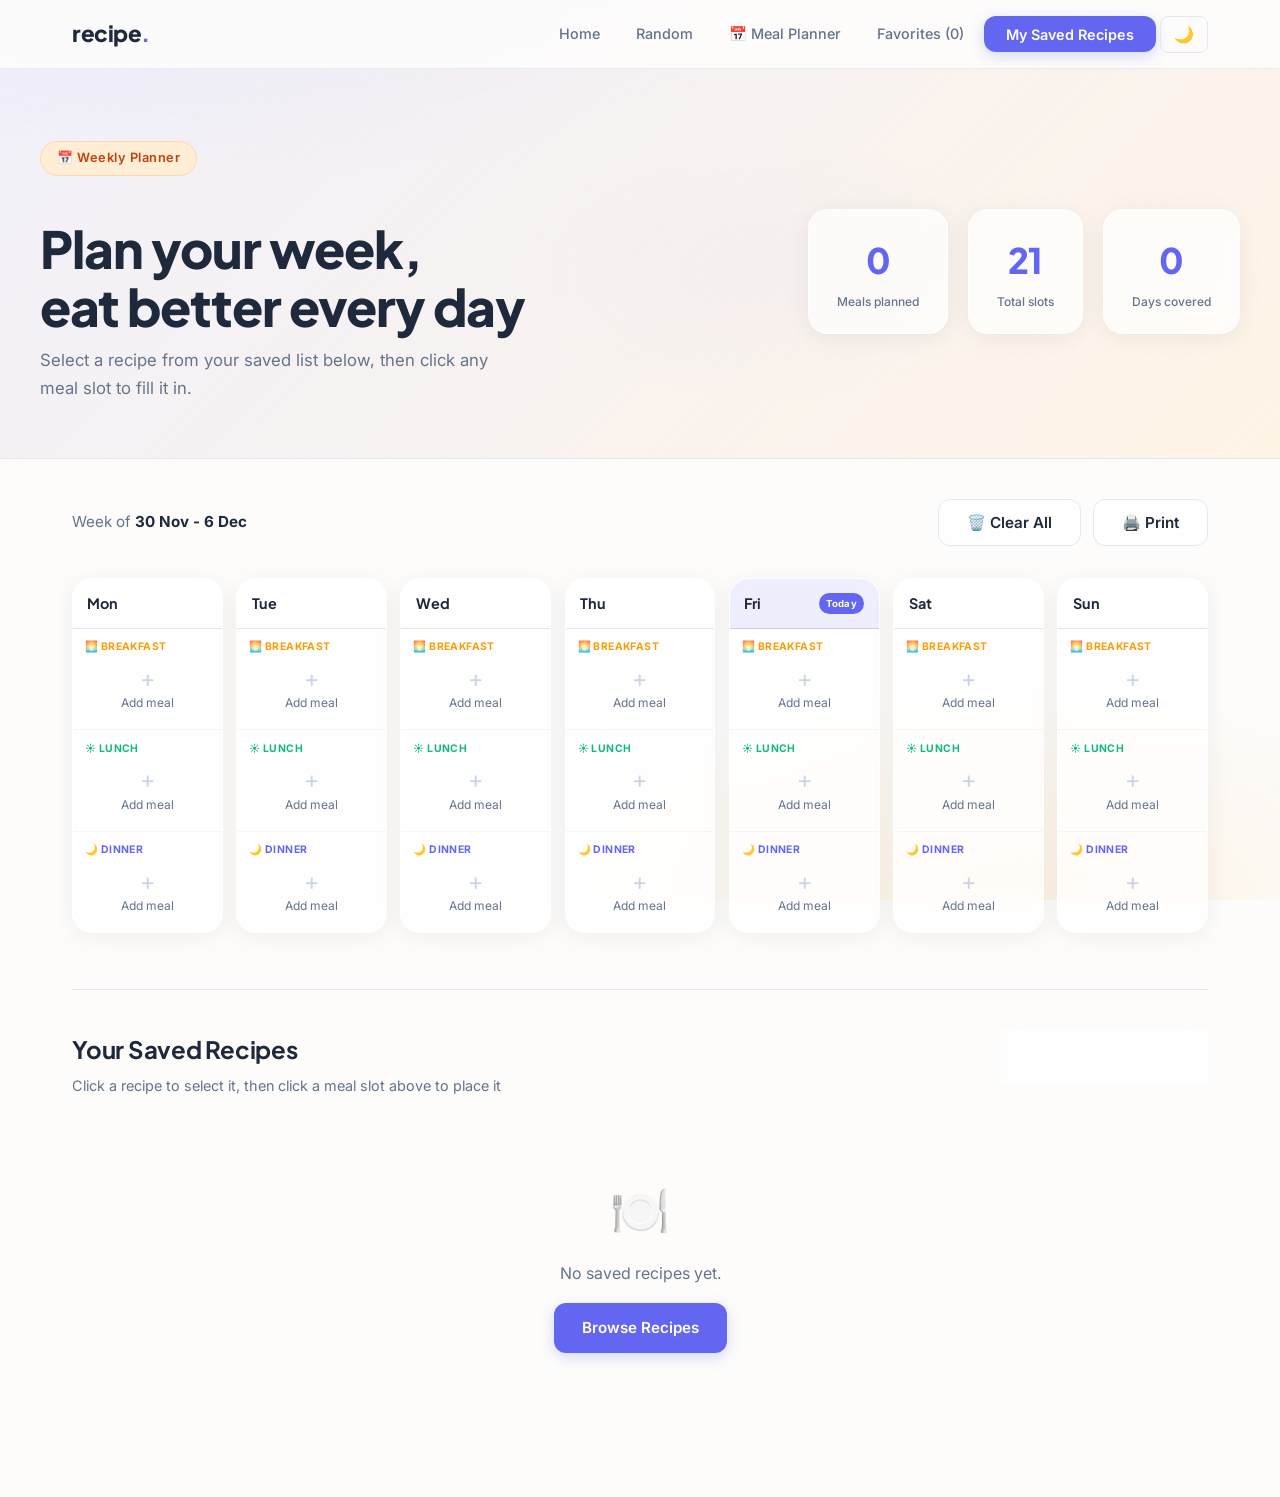
<file: templates/planner.html>
﻿<!DOCTYPE html>
<html lang="en">
<head>
    <meta charset="UTF-8">
    <meta name="viewport" content="width=device-width, initial-scale=1.0">
    <title>Meal Planner - Recipe Finder</title>
    <link rel="icon" href="data:image/svg+xml,<svg xmlns=%22http://www.w3.org/2000/svg%22 viewBox=%220 0 100 100%22><text y=%22.9em%22 font-size=%2290%22>🍳</text></svg>">
    <link rel="stylesheet" href="/static/style.css">
    <style>
        /* ── Planner page overrides ── */
        .planner-hero {
            background: linear-gradient(135deg, rgba(99,102,241,0.07) 0%, rgba(255,237,213,0.55) 100%);
            border-bottom: 1px solid var(--border);
            padding: 72px 2rem 56px;
        }
        .planner-hero-inner {
            max-width: 1200px;
            margin: 0 auto;
            display: flex;
            justify-content: space-between;
            align-items: center;
            gap: 3rem;
            flex-wrap: wrap;
        }
        .planner-title {
            font-family: 'Plus Jakarta Sans', sans-serif;
            font-size: 3.2rem;
            font-weight: 800;
            color: var(--text-main);
            letter-spacing: -0.02em;
            line-height: 1.12;
            margin: 1rem 0 0.75rem;
        }
        .planner-subtitle {
            color: var(--text-muted);
            font-size: 1.05rem;
            max-width: 460px;
            line-height: 1.65;
        }
        .planner-hero-stats {
            display: flex;
            gap: 1.25rem;
            flex-shrink: 0;
        }
        .planner-stat {
            text-align: center;
            background: var(--glass-bg);
            backdrop-filter: blur(12px);
            -webkit-backdrop-filter: blur(12px);
            border: 1px solid rgba(255,255,255,0.9);
            border-radius: 20px;
            padding: 1.4rem 1.75rem;
            box-shadow: var(--shadow);
            min-width: 95px;
        }
        .planner-stat-num {
            display: block;
            font-family: 'Plus Jakarta Sans', sans-serif;
            font-size: 2.2rem;
            font-weight: 800;
            color: var(--primary-action);
            letter-spacing: -0.02em;
        }
        .planner-stat-label {
            font-size: 0.75rem;
            color: var(--text-muted);
            font-weight: 500;
            margin-top: 0.2rem;
            display: block;
        }
        /* Page */
        .planner-page {
            max-width: 1200px;
            margin: 0 auto;
            padding: 2.5rem 2rem 6rem;
        }
        .planner-bar {
            display: flex;
            justify-content: space-between;
            align-items: center;
            margin-bottom: 2rem;
            flex-wrap: wrap;
            gap: 1rem;
        }
        .planner-bar-label { font-size: 0.95rem; color: var(--text-muted); }
        .planner-bar-label strong { color: var(--text-main); }
        .planner-bar-right { display: flex; gap: 0.75rem; }
        /* Day cards */
        .planner-days {
            display: grid !important;
            grid-template-columns: repeat(7, 1fr) !important;
            gap: 0.85rem !important;
            margin-bottom: 3.5rem !important;
        }
        .planner-day-card {
            background: var(--glass-bg);
            backdrop-filter: blur(10px);
            -webkit-backdrop-filter: blur(10px);
            border: 1px solid rgba(255,255,255,0.9);
            border-radius: 20px;
            overflow: hidden;
            box-shadow: var(--shadow);
            transition: box-shadow 0.2s, transform 0.2s;
        }
        .planner-day-card:hover { box-shadow: var(--shadow-lg); transform: translateY(-2px); }
        .planner-day-header {
            padding: 0.8rem 0.9rem;
            display: flex;
            align-items: center;
            justify-content: space-between;
            border-bottom: 1px solid var(--border);
            background: rgba(255,255,255,0.35);
        }
        .planner-day-header.today {
            background: rgba(99,102,241,0.1);
            border-bottom-color: rgba(99,102,241,0.25);
        }
        .planner-day-name {
            font-family: 'Plus Jakarta Sans', sans-serif;
            font-size: 0.9rem;
            font-weight: 700;
            color: var(--text-main);
        }
        .today-badge {
            font-size: 0.6rem;
            font-weight: 700;
            background: var(--primary-action);
            color: white;
            padding: 0.18rem 0.45rem;
            border-radius: 20px;
        }
        .planner-meals { display: flex; flex-direction: column; }
        .planner-meal-slot {
            padding: 0.65rem 0.75rem;
            border-bottom: 1px solid rgba(226,232,240,0.4);
            cursor: pointer;
            transition: background 0.15s;
            position: relative;
            min-height: 78px;
            display: flex;
            flex-direction: column;
            gap: 0.3rem;
        }
        .planner-meal-slot:last-child { border-bottom: none; }
        .planner-meal-slot.empty:hover { background: rgba(99,102,241,0.05); }
        .planner-meal-slot.filled { background: rgba(255,255,255,0.25); }
        .planner-meal-slot.filled:hover { background: rgba(99,102,241,0.04); }
        .meal-slot-label {
            font-size: 0.65rem;
            font-weight: 700;
            letter-spacing: 0.4px;
            text-transform: uppercase;
        }
        .meal-slot-add {
            display: flex;
            flex-direction: column;
            align-items: center;
            justify-content: center;
            flex: 1;
            color: var(--text-muted);
            font-size: 0.75rem;
            gap: 0.15rem;
            padding: 0.4rem 0;
        }
        .meal-slot-plus {
            font-size: 1.5rem;
            line-height: 1;
            color: #cbd5e1;
            transition: color 0.2s;
        }
        .planner-meal-slot.empty:hover .meal-slot-plus { color: var(--primary-action); }
        .planner-meal-slot img {
            width: 100%;
            height: 55px;
            object-fit: cover;
            border-radius: 8px;
        }
        .meal-slot-name {
            font-size: 0.7rem;
            font-weight: 600;
            color: var(--text-main);
            line-height: 1.3;
            display: -webkit-box;
            -webkit-line-clamp: 2;
            -webkit-box-orient: vertical;
            overflow: hidden;
        }
        .planner-remove {
            position: absolute;
            top: 5px; right: 5px;
            background: #ef4444;
            color: white;
            border: none;
            border-radius: 50%;
            width: 17px; height: 17px;
            font-size: 0.7rem;
            cursor: pointer;
            display: flex;
            align-items: center;
            justify-content: center;
            opacity: 0;
            transition: opacity 0.15s;
            z-index: 2;
        }
        .planner-meal-slot.filled:hover .planner-remove { opacity: 1; }
        /* Picker */
        .planner-picker-section {
            border-top: 1px solid var(--border);
            padding-top: 2.5rem;
        }
        .planner-picker-header {
            display: flex;
            justify-content: space-between;
            align-items: flex-start;
            margin-bottom: 1.75rem;
            flex-wrap: wrap;
            gap: 1rem;
        }
        .planner-picker-header h2 {
            font-family: 'Plus Jakarta Sans', sans-serif;
            font-size: 1.5rem;
            font-weight: 700;
            color: var(--text-main);
            letter-spacing: -0.01em;
            margin-bottom: 0.3rem;
        }
        .planner-picker-header p { color: var(--text-muted); font-size: 0.9rem; }
        .planner-picker-grid {
            display: grid !important;
            grid-template-columns: repeat(auto-fill, minmax(130px, 1fr)) !important;
            gap: 1rem !important;
        }
        .planner-pick-card {
            border-radius: 16px;
            overflow: hidden;
            cursor: pointer;
            border: 2px solid var(--border);
            background: var(--glass-bg);
            transition: all 0.2s;
            text-align: center;
        }
        .planner-pick-card:hover {
            border-color: var(--primary-action);
            transform: translateY(-3px);
            box-shadow: var(--shadow);
        }
        .planner-pick-card.selected {
            border-color: var(--primary-action);
            box-shadow: 0 0 0 3px rgba(99,102,241,0.2);
        }
        .planner-pick-img-wrap { position: relative; }
        .planner-pick-img-wrap img {
            width: 100%;
            height: 85px;
            object-fit: cover;
            display: block;
        }
        .pick-selected-overlay {
            position: absolute;
            inset: 0;
            background: rgba(99,102,241,0.78);
            color: white;
            font-weight: 700;
            font-size: 0.9rem;
            display: flex;
            align-items: center;
            justify-content: center;
        }
        .planner-pick-name {
            display: block;
            font-size: 0.72rem;
            font-weight: 600;
            color: var(--text-main);
            padding: 0.55rem 0.5rem;
            line-height: 1.3;
        }
        .planner-empty-favs {
            text-align: center;
            padding: 3rem;
            color: var(--text-muted);
            grid-column: 1 / -1;
        }
        .planner-empty-favs span { font-size: 3rem; display: block; margin-bottom: 0.75rem; }
        /* Dark mode */
        body.dark-mode .planner-day-header { background: rgba(30,41,59,0.5); }
        body.dark-mode .planner-day-header.today { background: rgba(99,102,241,0.18); }
        body.dark-mode .planner-meal-slot.filled { background: rgba(30,41,59,0.35); }
        body.dark-mode .planner-stat { border-color: rgba(255,255,255,0.08); }
        /* Responsive */
        @media (max-width: 1100px) {
            .planner-days { grid-template-columns: repeat(4, 1fr) !important; }
        }
        @media (max-width: 720px) {
            .planner-days { grid-template-columns: repeat(2, 1fr) !important; }
            .planner-title { font-size: 2.2rem; }
            .planner-hero-stats { gap: 0.75rem; }
        }
        @media (max-width: 420px) {
            .planner-days { grid-template-columns: 1fr !important; }
        }
        @media print {
            .navbar, .planner-picker-section, .planner-bar-right { display: none !important; }
            .planner-days { grid-template-columns: repeat(7, 1fr) !important; }
        }
    </style>
</head>
<body>
    <nav class="navbar">
        <div class="nav-container">
            <a href="/" class="logo">recipe<span>.</span></a>
            <ul class="nav-links">
                <li><a href="/">Home</a></li>
                <li><a href="/random">Random</a></li>
                <li><a href="/planner">📅 Meal Planner</a></li>
                <li><a href="#" onclick="showFavorites(); return false;">Favorites (<span id="favCount">0</span>)</a></li>
                <li><a href="#" onclick="showFavorites(); return false;" class="nav-cta">My Saved Recipes</a></li>
                <li><button class="theme-toggle" onclick="toggleTheme()"><span class="theme-icon">🌙</span></button></li>
            </ul>
        </div>
    </nav>

    <div class="planner-hero">
        <div class="planner-hero-inner">
            <div>
                <div class="hero-eyebrow">📅 Weekly Planner</div>
                <h1 class="planner-title">Plan your week,<br><span class="highlight">eat better every day</span></h1>
                <p class="planner-subtitle">Select a recipe from your saved list below, then click any meal slot to fill it in.</p>
            </div>
            <div class="planner-hero-stats">
                <div class="planner-stat">
                    <span class="planner-stat-num" id="filledCount">0</span>
                    <span class="planner-stat-label">Meals planned</span>
                </div>
                <div class="planner-stat">
                    <span class="planner-stat-num">21</span>
                    <span class="planner-stat-label">Total slots</span>
                </div>
                <div class="planner-stat">
                    <span class="planner-stat-num" id="daysCount">0</span>
                    <span class="planner-stat-label">Days covered</span>
                </div>
            </div>
        </div>
    </div>

    <div class="planner-page">
        <div class="planner-bar">
            <span class="planner-bar-label">Week of <strong id="weekLabel"></strong></span>
            <div class="planner-bar-right">
                <button class="btn btn-outline" onclick="clearPlanner()">🗑️ Clear All</button>
                <button class="btn btn-outline" onclick="window.print()">🖨️ Print</button>
            </div>
        </div>

        <div class="planner-days" id="plannerDays"></div>

        <div class="planner-picker-section">
            <div class="planner-picker-header">
                <div>
                    <h2>Your Saved Recipes</h2>
                    <p>Click a recipe to select it, then click a meal slot above to place it</p>
                </div>
                <a href="/" class="btn btn-outline" style="white-space:nowrap">+ Find More Recipes</a>
            </div>
            <div class="planner-picker-grid" id="plannerFavList"></div>
        </div>
    </div>

    <div id="favoritesModal" class="modal">
        <div class="modal-content">
            <span class="close" onclick="closeFavorites()">&times;</span>
            <h2>My Saved Recipes</h2>
            <div id="favoritesList" class="recipe-grid"></div>
        </div>
    </div>

    <script src="/static/script.js"></script>
    <script>
        const DAYS = ['Monday','Tuesday','Wednesday','Thursday','Friday','Saturday','Sunday'];
        const DAY_SHORT = ['Mon','Tue','Wed','Thu','Fri','Sat','Sun'];
        const MEALS = [
            { key: 'Breakfast', icon: '🌅', color: '#f59e0b' },
            { key: 'Lunch',     icon: '☀️',  color: '#10b981' },
            { key: 'Dinner',    icon: '🌙',  color: '#6366f1' }
        ];
        let selectedRecipe = null;

        function getPlan() { return JSON.parse(localStorage.getItem('mealPlan') || '{}'); }
        function savePlan(p) { localStorage.setItem('mealPlan', JSON.stringify(p)); }

        function getWeekLabel() {
            const now = new Date();
            const mon = new Date(now);
            mon.setDate(now.getDate() - ((now.getDay() + 6) % 7));
            const sun = new Date(mon); sun.setDate(mon.getDate() + 6);
            const fmt = d => d.toLocaleDateString('en-GB', { day: 'numeric', month: 'short' });
            return fmt(mon) + ' - ' + fmt(sun);
        }

        function updateStats() {
            const plan = getPlan();
            const filled = Object.keys(plan).length;
            const days = new Set(Object.keys(plan).map(k => k.split('_')[0])).size;
            document.getElementById('filledCount').textContent = filled;
            document.getElementById('daysCount').textContent = days;
        }

        function renderPlanner() {
            const plan = getPlan();
            const container = document.getElementById('plannerDays');
            container.innerHTML = '';
            const todayName = new Date().toLocaleDateString('en-GB', { weekday: 'long' });

            DAYS.forEach(function(day, di) {
                const card = document.createElement('div');
                card.className = 'planner-day-card';
                const isToday = todayName === day;

                let mealsHtml = MEALS.map(function(meal) {
                    const key = day + '_' + meal.key;
                    const recipe = plan[key];
                    if (recipe) {
                        return '<div class="planner-meal-slot filled" data-key="' + key + '" onclick="handleSlotClick(\'' + key + '\')">' +
                            '<div class="meal-slot-label" style="color:' + meal.color + '">' + meal.icon + ' ' + meal.key + '</div>' +
                            '<img src="' + recipe.image + '" alt="' + recipe.name + '">' +
                            '<span class="meal-slot-name">' + recipe.name + '</span>' +
                            '<button class="planner-remove" onclick="removeFromPlan(event,\'' + key + '\')">×</button>' +
                            '</div>';
                    } else {
                        return '<div class="planner-meal-slot empty" data-key="' + key + '" onclick="handleSlotClick(\'' + key + '\')">' +
                            '<div class="meal-slot-label" style="color:' + meal.color + '">' + meal.icon + ' ' + meal.key + '</div>' +
                            '<div class="meal-slot-add"><span class="meal-slot-plus">+</span><span>Add meal</span></div>' +
                            '</div>';
                    }
                }).join('');

                card.innerHTML =
                    '<div class="planner-day-header' + (isToday ? ' today' : '') + '">' +
                        '<span class="planner-day-name">' + DAY_SHORT[di] + '</span>' +
                        (isToday ? '<span class="today-badge">Today</span>' : '') +
                    '</div>' +
                    '<div class="planner-meals">' + mealsHtml + '</div>';

                container.appendChild(card);
            });
            updateStats();
        }

        function renderFavorites() {
            const favs = getFavorites();
            const list = document.getElementById('plannerFavList');
            const entries = Object.entries(favs);
            if (entries.length === 0) {
                list.innerHTML = '<div class="planner-empty-favs"><span>🍽️</span><p>No saved recipes yet.</p><a href="/" class="btn btn-primary" style="margin-top:1rem;display:inline-block;">Browse Recipes</a></div>';
                return;
            }
            list.innerHTML = entries.map(function(entry) {
                const id = entry[0], r = entry[1];
                const isSel = selectedRecipe && selectedRecipe.id === id;
                const safeName = r.name.replace(/'/g, "&#39;").replace(/"/g, '&quot;');
                return '<div class="planner-pick-card' + (isSel ? ' selected' : '') + '" onclick="selectRecipe(\'' + id + '\',\'' + safeName + '\',\'' + r.image + '\')">' +
                    '<div class="planner-pick-img-wrap">' +
                        '<img src="' + r.image + '" alt="' + safeName + '" loading="lazy">' +
                        (isSel ? '<div class="pick-selected-overlay">✓ Selected</div>' : '') +
                    '</div>' +
                    '<span class="planner-pick-name">' + r.name + '</span>' +
                    '</div>';
            }).join('');
        }

        function selectRecipe(id, name, image) {
            selectedRecipe = { id: id, name: name, image: image };
            renderFavorites();
            showNotification('"' + name + '" selected — click a meal slot', 'add');
        }

        function handleSlotClick(key) {
            if (!selectedRecipe) {
                showNotification('Select a recipe from below first', 'remove');
                document.getElementById('plannerFavList').scrollIntoView({ behavior: 'smooth', block: 'center' });
                return;
            }
            const plan = getPlan();
            plan[key] = { name: selectedRecipe.name, image: selectedRecipe.image, id: selectedRecipe.id };
            savePlan(plan);
            selectedRecipe = null;
            renderPlanner();
            renderFavorites();
            showNotification('Added to meal plan!', 'add');
        }

        function removeFromPlan(e, key) {
            e.stopPropagation();
            const plan = getPlan();
            delete plan[key];
            savePlan(plan);
            renderPlanner();
        }

        function clearPlanner() {
            if (confirm('Clear the entire meal plan?')) {
                localStorage.removeItem('mealPlan');
                renderPlanner();
                showNotification('Meal plan cleared', 'remove');
            }
        }

        document.addEventListener('DOMContentLoaded', function() {
            loadTheme();
            updateFavoriteCount();
            document.getElementById('weekLabel').textContent = getWeekLabel();
            renderPlanner();
            renderFavorites();
        });
    </script>
</body>
</html>
</file>
<file: static/style.css>
﻿@import url('https://fonts.googleapis.com/css2?family=Plus+Jakarta+Sans:wght@400;500;600;700;800&family=Inter:wght@300;400;500;600&display=swap');

*{margin:0;padding:0;box-sizing:border-box;}

:root{
  --primary-action:#6366f1;
  --primary-hover:#4f46e5;
  --bg-main:#fdfcfb;
  --text-main:#1e293b;
  --text-muted:#64748b;
  --accent-soft:#ffedd5;
  --accent-border:#fed7aa;
  --glass-bg:rgba(255,255,255,0.7);
  --white:#ffffff;
  --border:#e2e8f0;
  --shadow:0 4px 24px rgba(0,0,0,0.06);
  --shadow-lg:0 8px 40px rgba(0,0,0,0.1);
  --radius:12px;
  --radius-lg:24px;
}

body{
  font-family:'Inter',sans-serif;
  background:var(--bg-main);
  color:var(--text-main);
  line-height:1.6;
  overflow-x:hidden;
}

/* MESH GRADIENT BACKGROUND */
body::before{
  content:'';
  position:fixed;
  top:0;left:0;
  width:100%;height:100%;
  background:
    radial-gradient(ellipse 80% 50% at 20% -10%, rgba(99,102,241,0.08) 0%, transparent 60%),
    radial-gradient(ellipse 60% 40% at 80% 100%, rgba(255,237,213,0.6) 0%, transparent 60%),
    radial-gradient(ellipse 40% 30% at 60% 30%, rgba(99,102,241,0.04) 0%, transparent 50%);
  pointer-events:none;
  z-index:0;
}

body > *{position:relative;z-index:1;}

/* NAVBAR */
.navbar{
  background:rgba(253,252,251,0.85);
  backdrop-filter:blur(16px);
  -webkit-backdrop-filter:blur(16px);
  border-bottom:1px solid rgba(226,232,240,0.8);
  position:sticky;
  top:0;
  z-index:1000;
}

.nav-container{
  max-width:1200px;
  margin:0 auto;
  padding:0 2rem;
  display:flex;
  justify-content:space-between;
  align-items:center;
  height:68px;
}

.logo{
  text-decoration:none;
  font-family:'Plus Jakarta Sans',sans-serif;
  font-size:1.4rem;
  font-weight:800;
  color:var(--text-main);
  letter-spacing:-0.02em;
}

.logo span{color:var(--primary-action);}

.nav-links{
  display:flex;
  gap:0.25rem;
  align-items:center;
  list-style:none;
}

.nav-links a{
  text-decoration:none;
  color:var(--text-muted);
  font-weight:500;
  font-size:0.9rem;
  padding:0.5rem 1rem;
  border-radius:8px;
  transition:all 0.2s;
}

.nav-links a:hover{color:var(--text-main);background:rgba(99,102,241,0.06);}

.nav-cta{
  background:var(--primary-action)!important;
  color:white!important;
  border-radius:var(--radius)!important;
  padding:0.6rem 1.4rem!important;
  font-weight:600!important;
  box-shadow:0 4px 14px rgba(99,102,241,0.25)!important;
}

.nav-cta:hover{
  background:var(--primary-hover)!important;
  transform:translateY(-1px);
  box-shadow:0 6px 20px rgba(99,102,241,0.35)!important;
}

.theme-toggle{
  background:none;
  border:1px solid var(--border);
  color:var(--text-muted);
  padding:0.5rem 0.8rem;
  border-radius:8px;
  cursor:pointer;
  font-size:1rem;
  transition:all 0.2s;
}

.theme-toggle:hover{border-color:var(--primary-action);color:var(--primary-action);}

/* HERO */
.hero{
  max-width:1200px;
  margin:0 auto;
  padding:120px 2rem;
  display:grid;
  grid-template-columns:1fr 1fr;
  gap:5rem;
  align-items:center;
}

.hero-left{max-width:580px;}

.hero-eyebrow{
  display:inline-flex;
  align-items:center;
  gap:0.5rem;
  background:var(--accent-soft);
  color:#c2410c;
  font-size:0.8rem;
  font-weight:600;
  padding:0.4rem 1rem;
  border-radius:20px;
  margin-bottom:1.75rem;
  letter-spacing:0.5px;
  border:1px solid var(--accent-border);
}

.hero h1{
  font-family:'Plus Jakarta Sans',sans-serif;
  font-size:4rem;
  font-weight:800;
  color:var(--text-main);
  line-height:1.1;
  margin-bottom:1.5rem;
  letter-spacing:-0.02em;
}

.hero h1 .highlight{
  color:var(--primary-action);
  position:relative;
}

.hero p{
  font-size:1.15rem;
  color:var(--text-muted);
  margin-bottom:2.5rem;
  line-height:1.7;
  max-width:480px;
}

/* SEARCH BOX */
.hero-search{
  background:var(--glass-bg);
  backdrop-filter:blur(10px);
  -webkit-backdrop-filter:blur(10px);
  border-radius:var(--radius-lg);
  box-shadow:var(--shadow-lg);
  padding:0.6rem;
  display:flex;
  gap:0.5rem;
  border:1px solid rgba(255,255,255,0.9);
  margin-bottom:1.75rem;
}

.hero-search input{
  flex:1;
  border:none;
  outline:none;
  padding:0.9rem 1.25rem;
  font-size:1rem;
  font-family:'Inter',sans-serif;
  background:transparent;
  color:var(--text-main);
}

.hero-search input::placeholder{color:#94a3b8;}

.hero-search button{
  background:var(--primary-action);
  color:white;
  border:none;
  padding:0.9rem 2rem;
  border-radius:var(--radius);
  font-size:0.95rem;
  font-weight:600;
  cursor:pointer;
  transition:all 0.25s;
  font-family:'Inter',sans-serif;
  white-space:nowrap;
  box-shadow:0 4px 14px rgba(99,102,241,0.3);
}

.hero-search button:hover{
  background:var(--primary-hover);
  transform:translateY(-2px);
  box-shadow:0 6px 20px rgba(99,102,241,0.4);
}

.hero-tags{
  display:flex;
  gap:0.6rem;
  flex-wrap:wrap;
  align-items:center;
}

.hero-tags span{font-size:0.85rem;color:var(--text-muted);font-weight:500;}

.tag{
  padding:0.45rem 1rem;
  background:var(--glass-bg);
  backdrop-filter:blur(10px);
  border:1px solid var(--border);
  border-radius:20px;
  cursor:pointer;
  font-size:0.85rem;
  font-family:'Inter',sans-serif;
  color:var(--text-main);
  transition:all 0.2s;
  font-weight:500;
}

.tag:hover{
  background:var(--primary-action);
  color:white;
  border-color:var(--primary-action);
  transform:translateY(-1px);
}

/* HERO RIGHT CARDS */
.hero-right{
  display:grid;
  grid-template-columns:1fr 1fr;
  gap:1rem;
}

.hero-food-card{
  background:var(--glass-bg);
  backdrop-filter:blur(10px);
  -webkit-backdrop-filter:blur(10px);
  border-radius:var(--radius-lg);
  overflow:hidden;
  box-shadow:var(--shadow);
  border:1px solid rgba(255,255,255,0.9);
  transition:all 0.3s;
}

.hero-food-card:hover{
  transform:translateY(-6px);
  box-shadow:var(--shadow-lg);
}

.hero-food-card img{width:100%;height:150px;object-fit:cover;}

.hero-food-card-info{padding:0.85rem 1rem;}
.hero-food-card-info h4{font-size:0.9rem;font-weight:700;color:var(--text-main);margin-bottom:0.2rem;font-family:'Plus Jakarta Sans',sans-serif;}
.hero-food-card-info span{font-size:0.78rem;color:var(--text-muted);}
.hero-food-card.featured{grid-column:span 2;}
.hero-food-card.featured img{height:190px;}

/* STATS BAR */
.stats-bar{
  background:var(--glass-bg);
  backdrop-filter:blur(10px);
  border-top:1px solid var(--border);
  border-bottom:1px solid var(--border);
  padding:2rem 0;
}

.stats-container{
  max-width:1200px;
  margin:0 auto;
  padding:0 2rem;
  display:flex;
  justify-content:space-around;
  align-items:center;
  gap:2rem;
}

.stat-item{text-align:center;}
.stat-number{font-size:2rem;font-weight:800;color:var(--primary-action);display:block;font-family:'Plus Jakarta Sans',sans-serif;letter-spacing:-0.02em;}
.stat-label{font-size:0.85rem;color:var(--text-muted);font-weight:500;}

/* SECTIONS */
.section{max-width:1200px;margin:0 auto;padding:120px 2rem;}

.section-header{
  display:flex;
  justify-content:space-between;
  align-items:center;
  margin-bottom:3rem;
}

.section-header h2{
  font-family:'Plus Jakarta Sans',sans-serif;
  font-size:2rem;
  font-weight:700;
  color:var(--text-main);
  letter-spacing:-0.02em;
}

.section-header a{color:var(--primary-action);text-decoration:none;font-weight:600;font-size:0.9rem;}
.section-header a:hover{text-decoration:underline;}

/* CATEGORY GRID */
.category-grid{display:grid;grid-template-columns:repeat(6,1fr);gap:1rem;}

.category-card{
  background:var(--glass-bg);
  backdrop-filter:blur(10px);
  -webkit-backdrop-filter:blur(10px);
  padding:2rem 1rem;
  border-radius:var(--radius-lg);
  text-align:center;
  text-decoration:none;
  color:var(--text-main);
  transition:all 0.25s;
  box-shadow:var(--shadow);
  border:1px solid rgba(255,255,255,0.9);
}

.category-card:hover{
  transform:translateY(-6px);
  box-shadow:var(--shadow-lg);
  border-color:rgba(99,102,241,0.3);
  background:white;
}

.category-icon{font-size:2.5rem;margin-bottom:0.75rem;display:block;}
.category-name{font-size:0.85rem;font-weight:600;color:var(--text-main);}

/* RESULTS PAGE */
.page-container{max-width:1200px;margin:0 auto;padding:80px 2rem;}

.page-header{margin-bottom:3rem;}

.page-header h1{
  font-family:'Plus Jakarta Sans',sans-serif;
  font-size:2.5rem;
  font-weight:700;
  color:var(--text-main);
  letter-spacing:-0.02em;
  margin-bottom:0.5rem;
}

.page-header p{color:var(--text-muted);font-size:1rem;}

/* RECIPE GRID */
.recipe-grid{display:grid;grid-template-columns:repeat(auto-fill,minmax(290px,1fr));gap:1.5rem;margin-bottom:3rem;}

.recipe-card{
  background:var(--glass-bg);
  backdrop-filter:blur(10px);
  -webkit-backdrop-filter:blur(10px);
  border-radius:var(--radius-lg);
  overflow:hidden;
  box-shadow:var(--shadow);
  transition:all 0.3s;
  position:relative;
  border:1px solid rgba(255,255,255,0.9);
}

.recipe-card:hover{
  transform:translateY(-8px);
  box-shadow:var(--shadow-lg);
}

.recipe-card img{width:100%;height:220px;object-fit:cover;}
.recipe-content{padding:1.5rem;}

.recipe-title{
  font-family:'Plus Jakarta Sans',sans-serif;
  font-size:1.05rem;
  font-weight:700;
  color:var(--text-main);
  margin-bottom:1rem;
  line-height:1.4;
  letter-spacing:-0.01em;
}

.recipe-btn{
  display:block;
  width:100%;
  padding:0.75rem;
  background:var(--primary-action);
  color:white;
  text-align:center;
  text-decoration:none;
  border-radius:var(--radius);
  font-weight:600;
  font-size:0.9rem;
  transition:all 0.25s;
  box-shadow:0 4px 14px rgba(99,102,241,0.2);
}

.recipe-btn:hover{
  background:var(--primary-hover);
  transform:translateY(-2px);
  box-shadow:0 6px 20px rgba(99,102,241,0.35);
}

.favorite-btn{
  position:absolute;
  top:0.85rem;
  right:0.85rem;
  background:var(--glass-bg);
  backdrop-filter:blur(10px);
  border:1px solid rgba(255,255,255,0.9);
  width:40px;height:40px;
  border-radius:50%;
  cursor:pointer;
  font-size:1.3rem;
  display:flex;align-items:center;justify-content:center;
  box-shadow:0 2px 8px rgba(0,0,0,0.12);
  transition:all 0.2s;
}

.favorite-btn:hover{transform:scale(1.1);}
.heart.favorited{color:var(--primary-action);}

/* RECIPE DETAIL */
.recipe-detail-container{max-width:900px;margin:0 auto;padding:80px 2rem;}

.recipe-detail-header{margin-bottom:2rem;}

.recipe-detail-header h1{
  font-family:'Plus Jakarta Sans',sans-serif;
  font-size:2.8rem;
  font-weight:700;
  color:var(--text-main);
  letter-spacing:-0.02em;
  margin-bottom:1rem;
  line-height:1.2;
}

.recipe-meta{display:flex;gap:0.75rem;flex-wrap:wrap;margin-bottom:1.5rem;}

.badge{
  padding:0.4rem 1rem;
  background:var(--accent-soft);
  color:#c2410c;
  border-radius:20px;
  font-size:0.82rem;
  font-weight:600;
  border:1px solid var(--accent-border);
}

.recipe-detail-img{
  width:100%;
  max-height:480px;
  object-fit:cover;
  border-radius:var(--radius-lg);
  margin-bottom:2rem;
  box-shadow:var(--shadow-lg);
}

.recipe-section{
  background:var(--glass-bg);
  backdrop-filter:blur(10px);
  -webkit-backdrop-filter:blur(10px);
  padding:2.5rem;
  border-radius:var(--radius-lg);
  margin-bottom:1.5rem;
  box-shadow:var(--shadow);
  border:1px solid rgba(255,255,255,0.9);
}

.recipe-section h2{
  font-family:'Plus Jakarta Sans',sans-serif;
  font-size:1.4rem;
  font-weight:700;
  color:var(--text-main);
  margin-bottom:1.5rem;
  padding-bottom:0.75rem;
  border-bottom:2px solid var(--primary-action);
  letter-spacing:-0.01em;
}

.ingredients-list{list-style:none;}

.ingredients-list li{
  padding:0.8rem 1rem;
  margin-bottom:0.5rem;
  background:rgba(99,102,241,0.04);
  border-left:3px solid var(--primary-action);
  border-radius:6px;
  font-size:0.95rem;
  transition:all 0.2s;
}

.ingredients-list li:hover{background:rgba(99,102,241,0.08);transform:translateX(4px);}

.instructions{line-height:1.9;color:var(--text-muted);font-size:1rem;}

/* BUTTONS */
.action-buttons{display:flex;gap:1rem;flex-wrap:wrap;margin:2rem 0;}

.btn{
  padding:0.8rem 1.75rem;
  border:none;
  border-radius:var(--radius);
  font-weight:600;
  cursor:pointer;
  transition:all 0.25s;
  text-decoration:none;
  display:inline-block;
  font-family:'Inter',sans-serif;
  font-size:0.95rem;
}

.btn-primary{
  background:var(--primary-action);
  color:white;
  box-shadow:0 4px 14px rgba(99,102,241,0.25);
}

.btn-primary:hover{
  background:var(--primary-hover);
  transform:translateY(-2px);
  box-shadow:0 6px 20px rgba(99,102,241,0.4);
}

.btn-secondary{
  background:var(--text-main);
  color:white;
  box-shadow:0 4px 14px rgba(30,41,59,0.15);
}

.btn-secondary:hover{background:#0f172a;transform:translateY(-2px);}

.btn-outline{
  background:var(--glass-bg);
  backdrop-filter:blur(10px);
  color:var(--text-main);
  border:1px solid var(--border);
}

.btn-outline:hover{border-color:var(--primary-action);color:var(--primary-action);}

/* LOADING */
.loading-overlay{
  position:fixed;top:0;left:0;width:100%;height:100%;
  background:rgba(253,252,251,0.92);
  backdrop-filter:blur(8px);
  display:flex;flex-direction:column;
  justify-content:center;align-items:center;z-index:9999;
}

.spinner{
  border:3px solid var(--border);
  border-top:3px solid var(--primary-action);
  border-radius:50%;width:44px;height:44px;
  animation:spin 0.8s linear infinite;
}

@keyframes spin{0%{transform:rotate(0deg);}100%{transform:rotate(360deg);}}
.loading-overlay p{color:var(--text-muted);margin-top:1rem;font-size:1rem;}

/* ERROR */
.error-message{
  text-align:center;padding:4rem 2rem;
  background:var(--glass-bg);
  backdrop-filter:blur(10px);
  border-radius:var(--radius-lg);
  box-shadow:var(--shadow);
  border:1px solid rgba(255,255,255,0.9);
  max-width:500px;margin:2rem auto;
}

.error-icon{font-size:3.5rem;margin-bottom:1rem;}
.error-message h2{font-family:'Plus Jakarta Sans',sans-serif;font-size:1.5rem;color:var(--text-main);margin-bottom:0.75rem;font-weight:700;}
.error-message p{color:var(--text-muted);margin-bottom:1.5rem;}

/* MODAL */
.modal{display:none;position:fixed;z-index:1000;left:0;top:0;width:100%;height:100%;background:rgba(15,23,42,0.6);backdrop-filter:blur(4px);}

.modal-content{
  background:white;
  margin:4% auto;padding:2.5rem;
  border-radius:var(--radius-lg);
  width:90%;max-width:1000px;
  max-height:80vh;overflow-y:auto;
  box-shadow:0 24px 80px rgba(0,0,0,0.2);
}

.modal-content h2{font-family:'Plus Jakarta Sans',sans-serif;font-size:1.5rem;font-weight:700;color:var(--text-main);margin-bottom:1.5rem;}
.close{float:right;font-size:1.8rem;font-weight:300;cursor:pointer;color:var(--text-muted);line-height:1;}
.close:hover{color:var(--text-main);}

/* NOTIFICATION */
.notification{
  position:fixed;bottom:2rem;right:2rem;
  padding:0.9rem 1.5rem;
  background:var(--text-main);color:white;
  border-radius:var(--radius);
  box-shadow:0 8px 24px rgba(0,0,0,0.2);
  z-index:2000;opacity:0;transform:translateY(16px);
  transition:all 0.3s;font-size:0.9rem;font-weight:500;
}

.notification.show{opacity:1;transform:translateY(0);}
.notification.add{background:#166534;}
.notification.remove{background:var(--primary-action);}

/* SHARE MODAL */
.share-modal{display:none;position:fixed;z-index:1001;left:0;top:0;width:100%;height:100%;background:rgba(15,23,42,0.6);backdrop-filter:blur(4px);}
.share-modal-content{background:white;margin:15% auto;padding:2.5rem;border-radius:var(--radius-lg);width:90%;max-width:480px;box-shadow:0 24px 80px rgba(0,0,0,0.2);}
.share-modal-content h3{font-family:'Plus Jakarta Sans',sans-serif;font-size:1.3rem;font-weight:700;color:var(--text-main);margin-bottom:1.5rem;}
.share-buttons{display:flex;flex-direction:column;gap:0.75rem;}
.share-btn{display:flex;align-items:center;gap:1rem;padding:0.9rem 1.5rem;border:none;border-radius:var(--radius);font-size:0.95rem;font-weight:600;cursor:pointer;transition:all 0.2s;text-decoration:none;color:white;font-family:'Inter',sans-serif;}
.share-btn:hover{transform:translateY(-2px);}
.share-btn-twitter{background:#1da1f2;}
.share-btn-facebook{background:#4267B2;}
.share-btn-whatsapp{background:#25D366;}
.share-btn-copy{background:var(--text-main);}
.share-btn-icon{font-size:1.3rem;}

/* DARK MODE */
body.dark-mode{
  --bg-main:#0f172a;
  --glass-bg:rgba(30,41,59,0.7);
  --text-main:#f1f5f9;
  --text-muted:#94a3b8;
  --border:#334155;
  --white:#1e293b;
}

body.dark-mode::before{
  background:
    radial-gradient(ellipse 80% 50% at 20% -10%, rgba(99,102,241,0.15) 0%, transparent 60%),
    radial-gradient(ellipse 60% 40% at 80% 100%, rgba(99,102,241,0.08) 0%, transparent 60%);
}

body.dark-mode .navbar{background:rgba(15,23,42,0.9);border-color:#334155;}
body.dark-mode .modal-content{background:#1e293b;}
body.dark-mode .share-modal-content{background:#1e293b;}
body.dark-mode .recipe-section{background:rgba(30,41,59,0.7);}

/* RESPONSIVE */
@media(max-width:1024px){
  .hero{grid-template-columns:1fr;padding:80px 2rem;gap:3rem;}
  .hero-right{display:none;}
  .hero h1{font-size:3rem;}
  .category-grid{grid-template-columns:repeat(3,1fr);}
}

@media(max-width:600px){
  .hero h1{font-size:2.2rem;}
  .category-grid{grid-template-columns:repeat(2,1fr);}
  .recipe-grid{grid-template-columns:1fr;}
  .action-buttons{flex-direction:column;}
  .stats-container{flex-wrap:wrap;gap:1.5rem;}
  .section{padding:60px 1.5rem;}
  .page-container{padding:40px 1.5rem;}
}

@media print{.navbar,.action-buttons,.favorite-btn{display:none!important;}body{background:white;}}

/* FIX: Ensure btn-secondary always has visible text */
.btn-secondary{background:var(--primary-action);color:#ffffff!important;}
.btn-secondary:hover{background:var(--primary-hover);transform:translateY(-2px);color:#ffffff!important;}

/* FINAL FIX: btn-secondary always visible */
.btn-secondary,
body.dark-mode .btn-secondary{
  background:var(--primary-action)!important;
  color:#ffffff!important;
  box-shadow:0 4px 14px rgba(99,102,241,0.25)!important;
}
.btn-secondary:hover,
body.dark-mode .btn-secondary:hover{
  background:var(--primary-hover)!important;
  color:#ffffff!important;
  transform:translateY(-2px);
  box-shadow:0 6px 20px rgba(99,102,241,0.4)!important;
}

/* OVERRIDE: btn-secondary = white outlined button */
.btn-secondary,
body.dark-mode .btn-secondary {
  background: #ffffff !important;
  color: var(--text-main) !important;
  border: 1px solid var(--border) !important;
  box-shadow: var(--shadow) !important;
}
.btn-secondary:hover,
body.dark-mode .btn-secondary:hover {
  background: #ffffff !important;
  color: var(--primary-action) !important;
  border-color: var(--primary-action) !important;
  transform: translateY(-2px) !important;
  box-shadow: var(--shadow-lg) !important;
}

/* CUISINE SECTION */
.cuisine-section {
  background: linear-gradient(135deg, rgba(99,102,241,0.04) 0%, rgba(255,237,213,0.4) 100%);
  border-top: 1px solid var(--border);
  border-bottom: 1px solid var(--border);
  padding: 120px 2rem;
}

.cuisine-container {
  max-width: 1200px;
  margin: 0 auto;
}

.cuisine-grid {
  display: grid;
  grid-template-columns: repeat(4, 1fr);
  gap: 1.25rem;
}

.cuisine-card {
  background: var(--glass-bg);
  backdrop-filter: blur(10px);
  -webkit-backdrop-filter: blur(10px);
  border: 1px solid rgba(255,255,255,0.9);
  border-radius: var(--radius-lg);
  padding: 1.75rem 1.5rem;
  text-decoration: none;
  display: flex;
  flex-direction: column;
  gap: 0.4rem;
  transition: all 0.25s;
  box-shadow: var(--shadow);
  position: relative;
  overflow: hidden;
}

.cuisine-card::before {
  content: '';
  position: absolute;
  top: 0; left: 0;
  width: 4px;
  height: 100%;
  background: var(--cuisine-color, var(--primary-action));
  border-radius: 4px 0 0 4px;
  transition: width 0.25s;
}

.cuisine-card:hover {
  transform: translateY(-6px);
  box-shadow: var(--shadow-lg);
  border-color: var(--cuisine-color, var(--primary-action));
}

.cuisine-card:hover::before {
  width: 6px;
}

.cuisine-flag {
  font-size: 2.5rem;
  margin-bottom: 0.5rem;
  display: block;
}

.cuisine-name {
  font-family: 'Plus Jakarta Sans', sans-serif;
  font-size: 1.1rem;
  font-weight: 700;
  color: var(--text-main);
  letter-spacing: -0.01em;
}

.cuisine-desc {
  font-size: 0.82rem;
  color: var(--text-muted);
  font-weight: 400;
}

@media (max-width: 1024px) {
  .cuisine-grid { grid-template-columns: repeat(3, 1fr); }
}

@media (max-width: 600px) {
  .cuisine-grid { grid-template-columns: repeat(2, 1fr); }
  .cuisine-section { padding: 60px 1.5rem; }
}

/* ===== CUISINE SECTION OVERRIDE ===== */
.cuisine-section {
  padding: 80px 2rem;
  background: var(--bg-main);
  border-top: 1px solid var(--border);
}

.cuisine-container {
  max-width: 1200px;
  margin: 0 auto;
}

.cuisine-grid {
  display: grid !important;
  grid-template-columns: repeat(4, 1fr) !important;
  gap: 1.25rem !important;
  list-style: none !important;
}

.cuisine-card {
  display: flex !important;
  flex-direction: column !important;
  gap: 0.3rem !important;
  padding: 1.75rem 1.5rem !important;
  background: var(--glass-bg) !important;
  backdrop-filter: blur(10px) !important;
  -webkit-backdrop-filter: blur(10px) !important;
  border: 1px solid rgba(255,255,255,0.9) !important;
  border-radius: var(--radius-lg) !important;
  text-decoration: none !important;
  box-shadow: var(--shadow) !important;
  transition: all 0.25s !important;
  position: relative !important;
  overflow: hidden !important;
}

.cuisine-card::before {
  content: '' !important;
  position: absolute !important;
  top: 0; left: 0 !important;
  width: 4px !important;
  height: 100% !important;
  background: var(--cuisine-color, var(--primary-action)) !important;
}

.cuisine-card:hover {
  transform: translateY(-6px) !important;
  box-shadow: var(--shadow-lg) !important;
  border-color: var(--cuisine-color, var(--primary-action)) !important;
}

.cuisine-flag {
  font-size: 2.2rem !important;
  display: block !important;
  margin-bottom: 0.5rem !important;
  line-height: 1 !important;
}

.cuisine-name {
  font-family: 'Plus Jakarta Sans', sans-serif !important;
  font-size: 1rem !important;
  font-weight: 700 !important;
  color: var(--text-main) !important;
  letter-spacing: -0.01em !important;
  display: block !important;
}

.cuisine-desc {
  font-size: 0.8rem !important;
  color: var(--text-muted) !important;
  display: block !important;
}

@media (max-width: 1024px) {
  .cuisine-grid { grid-template-columns: repeat(3, 1fr) !important; }
}

@media (max-width: 640px) {
  .cuisine-grid { grid-template-columns: repeat(2, 1fr) !important; }
  .cuisine-section { padding: 60px 1.5rem; }
}

/* CUISINE SEARCH BAR */
.cuisine-search-bar {
  display: flex;
  align-items: center;
  gap: 0.75rem;
  background: var(--glass-bg);
  backdrop-filter: blur(10px);
  -webkit-backdrop-filter: blur(10px);
  border: 1px solid var(--border);
  border-radius: var(--radius-lg);
  padding: 0.75rem 1.5rem;
  margin-bottom: 2rem;
  box-shadow: var(--shadow);
  max-width: 500px;
  transition: all 0.2s;
}

.cuisine-search-bar:focus-within {
  border-color: var(--primary-action);
  box-shadow: 0 0 0 3px rgba(99,102,241,0.1);
}

.cuisine-search-icon {
  font-size: 1.1rem;
  flex-shrink: 0;
}

.cuisine-search-bar input {
  border: none;
  outline: none;
  background: transparent;
  font-family: 'Inter', sans-serif;
  font-size: 0.95rem;
  color: var(--text-main);
  width: 100%;
}

.cuisine-search-bar input::placeholder {
  color: var(--text-muted);
}

/* RESULTS TOOLBAR */
.results-toolbar {
  background: var(--glass-bg);
  backdrop-filter: blur(10px);
  -webkit-backdrop-filter: blur(10px);
  border-bottom: 1px solid var(--border);
  padding: 1rem 2rem;
  position: sticky;
  top: 68px;
  z-index: 999;
}

.results-toolbar-inner {
  max-width: 1200px;
  margin: 0 auto;
  display: flex;
  align-items: center;
  gap: 1.5rem;
  flex-wrap: wrap;
}

.toolbar-search {
  display: flex;
  align-items: center;
  gap: 0.6rem;
  background: var(--white);
  border: 1px solid var(--border);
  border-radius: var(--radius);
  padding: 0.4rem 0.4rem 0.4rem 1rem;
  flex: 1;
  min-width: 260px;
  transition: all 0.2s;
}

.toolbar-search:focus-within {
  border-color: var(--primary-action);
  box-shadow: 0 0 0 3px rgba(99,102,241,0.1);
}

.toolbar-search input {
  flex: 1;
  border: none;
  outline: none;
  background: transparent;
  font-family: 'Inter', sans-serif;
  font-size: 0.95rem;
  color: var(--text-main);
}

.toolbar-search input::placeholder { color: var(--text-muted); }

.toolbar-search button {
  background: var(--primary-action);
  color: white;
  border: none;
  padding: 0.55rem 1.25rem;
  border-radius: 8px;
  font-size: 0.9rem;
  font-weight: 600;
  cursor: pointer;
  font-family: 'Inter', sans-serif;
  transition: all 0.2s;
  white-space: nowrap;
}

.toolbar-search button:hover { background: var(--primary-hover); }

/* DIET FILTER BUTTONS */
.diet-filters {
  display: flex;
  gap: 0.5rem;
  align-items: center;
}

.diet-btn {
  padding: 0.55rem 1.2rem;
  border: 1px solid var(--border);
  border-radius: 25px;
  background: var(--white);
  color: var(--text-muted);
  font-size: 0.88rem;
  font-weight: 600;
  cursor: pointer;
  font-family: 'Inter', sans-serif;
  transition: all 0.2s;
}

.diet-btn:hover { border-color: var(--primary-action); color: var(--primary-action); }

.diet-btn.active {
  background: var(--primary-action);
  color: white;
  border-color: var(--primary-action);
}

.diet-btn.veg.active { background: #16a34a; border-color: #16a34a; }
.diet-btn.nonveg.active { background: #dc2626; border-color: #dc2626; }

/* VEG BADGE ON CARD */
.veg-badge {
  position: absolute;
  top: 0.75rem;
  left: 0.75rem;
  background: #16a34a;
  color: white;
  font-size: 0.72rem;
  font-weight: 700;
  padding: 0.25rem 0.6rem;
  border-radius: 20px;
  z-index: 5;
}

@media (max-width: 640px) {
  .results-toolbar-inner { flex-direction: column; align-items: stretch; }
  .diet-filters { justify-content: center; }
}

/* ===== HOMEPAGE DIET TOGGLE (Indian Veg/Non-Veg Icons) ===== */
.diet-toggle-row {
  display: flex;
  align-items: center;
  gap: 0.85rem;
  margin-top: 1.5rem;
  flex-wrap: wrap;
}

.diet-toggle-label {
  font-size: 0.88rem;
  color: var(--text-muted);
  font-weight: 500;
}

.diet-toggle-btn {
  display: inline-flex;
  align-items: center;
  gap: 0.6rem;
  padding: 0.55rem 1.25rem 0.55rem 0.85rem;
  border-radius: 25px;
  font-size: 0.9rem;
  font-weight: 600;
  text-decoration: none;
  transition: all 0.2s;
  font-family: 'Inter', sans-serif;
  cursor: pointer;
}

.veg-toggle {
  background: rgba(22,163,74,0.08);
  color: #15803d;
  border: 1.5px solid #16a34a;
}

.veg-toggle:hover {
  background: #16a34a;
  color: white;
  transform: translateY(-2px);
  box-shadow: 0 4px 14px rgba(22,163,74,0.25);
}

.nonveg-toggle {
  background: rgba(220,38,38,0.08);
  color: #b91c1c;
  border: 1.5px solid #dc2626;
}

.nonveg-toggle:hover {
  background: #dc2626;
  color: white;
  transform: translateY(-2px);
  box-shadow: 0 4px 14px rgba(220,38,38,0.25);
}

/* Indian food standard veg icon: green square with green circle inside */
.indian-veg-icon {
  display: inline-block;
  width: 18px;
  height: 18px;
  border: 2px solid #16a34a;
  border-radius: 3px;
  position: relative;
  flex-shrink: 0;
  background: white;
}

.indian-veg-icon::after {
  content: '';
  position: absolute;
  top: 50%;
  left: 50%;
  transform: translate(-50%, -50%);
  width: 8px;
  height: 8px;
  background: #16a34a;
  border-radius: 50%;
}

/* Indian food standard non-veg icon: red square with red triangle inside */
.indian-nonveg-icon {
  display: inline-block;
  width: 18px;
  height: 18px;
  border: 2px solid #dc2626;
  border-radius: 3px;
  position: relative;
  flex-shrink: 0;
  background: white;
  overflow: hidden;
}

.indian-nonveg-icon::after {
  content: '';
  position: absolute;
  top: 50%;
  left: 50%;
  transform: translate(-50%, -46%);
  width: 0;
  height: 0;
  border-left: 5px solid transparent;
  border-right: 5px solid transparent;
  border-bottom: 9px solid #dc2626;
}

/* Dark mode adjustments */
body.dark-mode .indian-veg-icon,
body.dark-mode .indian-nonveg-icon {
  background: transparent;
}

body.dark-mode .veg-toggle {
  background: rgba(22,163,74,0.15);
  color: #4ade80;
  border-color: #4ade80;
}

body.dark-mode .nonveg-toggle {
  background: rgba(220,38,38,0.15);
  color: #f87171;
  border-color: #f87171;
}

body.dark-mode .indian-veg-icon {
  border-color: #4ade80;
}
body.dark-mode .indian-veg-icon::after {
  background: #4ade80;
}
body.dark-mode .indian-nonveg-icon {
  border-color: #f87171;
}
body.dark-mode .indian-nonveg-icon::after {
  border-bottom-color: #f87171;
}

/* ===== INSTRUCTIONS NUMBERED LIST ===== */
.instructions-list {
  list-style: none;
  counter-reset: step-counter;
  display: flex;
  flex-direction: column;
  gap: 1rem;
}

.instructions-list li {
  counter-increment: step-counter;
  display: flex;
  gap: 1.25rem;
  align-items: flex-start;
  line-height: 1.7;
  color: var(--text-muted);
  font-size: 0.97rem;
  padding: 1rem 1.25rem;
  background: rgba(99,102,241,0.03);
  border-radius: 10px;
  border: 1px solid rgba(99,102,241,0.08);
  transition: background 0.2s;
}

.instructions-list li:hover {
  background: rgba(99,102,241,0.07);
}

.instructions-list li::before {
  content: counter(step-counter);
  min-width: 32px;
  height: 32px;
  background: var(--primary-action);
  color: white;
  border-radius: 50%;
  display: flex;
  align-items: center;
  justify-content: center;
  font-size: 0.82rem;
  font-weight: 700;
  font-family: 'Plus Jakarta Sans', sans-serif;
  flex-shrink: 0;
  margin-top: 0.1rem;
}

/* No instructions fallback */
.no-instructions {
  text-align: center;
  padding: 2rem;
  color: var(--text-muted);
}

.no-instructions span {
  font-size: 2.5rem;
  display: block;
  margin-bottom: 0.75rem;
}

.no-instructions p {
  font-size: 0.95rem;
}

/* ── Page transition ─────────────────────────────────────────────────────── */
body { opacity: 0; transition: opacity 0.22s ease; }
body.page-loaded { opacity: 1; }

/* ── Nutrition grid ──────────────────────────────────────────────────────── */
.nutrition-grid {
  display: grid;
  grid-template-columns: repeat(5, 1fr);
  gap: 1rem;
  margin-top: 0.5rem;
}
.nutrition-item {
  text-align: center;
  background: rgba(99,102,241,0.05);
  border-radius: var(--radius);
  padding: 1rem 0.5rem;
  border: 1px solid rgba(99,102,241,0.1);
}
.nutrition-value {
  display: block;
  font-family: 'Plus Jakarta Sans', sans-serif;
  font-size: 1.4rem;
  font-weight: 800;
  color: var(--primary-action);
  letter-spacing: -0.02em;
}
.nutrition-label {
  font-size: 0.78rem;
  color: var(--text-muted);
  font-weight: 500;
  margin-top: 0.25rem;
  display: block;
}
@media (max-width: 600px) {
  .nutrition-grid { grid-template-columns: repeat(3, 1fr); }
}

/* ── Star rating ─────────────────────────────────────────────────────────── */
.rating-row {
  display: flex;
  align-items: center;
  gap: 1rem;
  margin-bottom: 1.25rem;
}
.star-rating { display: flex; gap: 0.25rem; }
.star {
  font-size: 1.8rem;
  cursor: pointer;
  color: #d1d5db;
  transition: color 0.15s, transform 0.15s;
  line-height: 1;
}
.star:hover, .star.active { color: #f59e0b; transform: scale(1.15); }
.rating-label { font-size: 0.9rem; color: var(--text-muted); font-weight: 500; }

.recipe-note-input {
  width: 100%;
  min-height: 90px;
  border: 1px solid var(--border);
  border-radius: var(--radius);
  padding: 0.9rem 1rem;
  font-family: 'Inter', sans-serif;
  font-size: 0.95rem;
  color: var(--text-main);
  background: var(--glass-bg);
  resize: vertical;
  outline: none;
  transition: border-color 0.2s;
}
.recipe-note-input:focus { border-color: var(--primary-action); box-shadow: 0 0 0 3px rgba(99,102,241,0.1); }

/* ── Similar recipes ─────────────────────────────────────────────────────── */
.similar-section {
  margin: 2rem 0;
}
.similar-section h2 {
  font-family: 'Plus Jakarta Sans', sans-serif;
  font-size: 1.4rem;
  font-weight: 700;
  color: var(--text-main);
  margin-bottom: 1.25rem;
  letter-spacing: -0.01em;
}
.similar-grid {
  display: grid;
  grid-template-columns: repeat(4, 1fr);
  gap: 1rem;
}
.similar-card {
  border-radius: var(--radius-lg);
  overflow: hidden;
  text-decoration: none;
  background: var(--glass-bg);
  border: 1px solid rgba(255,255,255,0.9);
  box-shadow: var(--shadow);
  transition: all 0.25s;
}
.similar-card:hover { transform: translateY(-5px); box-shadow: var(--shadow-lg); }
.similar-card img { width: 100%; height: 120px; object-fit: cover; }
.similar-card-info {
  padding: 0.75rem;
  font-size: 0.82rem;
  font-weight: 600;
  color: var(--text-main);
  font-family: 'Plus Jakarta Sans', sans-serif;
  line-height: 1.3;
}
@media (max-width: 600px) {
  .similar-grid { grid-template-columns: repeat(2, 1fr); }
}

/* ── Fridge section ──────────────────────────────────────────────────────── */
.fridge-section { background: var(--bg-main); }
.fridge-form { max-width: 700px; }
.fridge-input-wrap {
  display: flex;
  gap: 0.5rem;
  background: var(--glass-bg);
  backdrop-filter: blur(10px);
  border: 1px solid rgba(255,255,255,0.9);
  border-radius: var(--radius-lg);
  padding: 0.5rem;
  box-shadow: var(--shadow-lg);
  margin-bottom: 1rem;
}
.fridge-input-wrap input {
  flex: 1;
  border: none;
  outline: none;
  background: transparent;
  font-family: 'Inter', sans-serif;
  font-size: 1rem;
  color: var(--text-main);
  padding: 0.75rem 1rem;
}
.fridge-input-wrap input::placeholder { color: #94a3b8; }
.fridge-input-wrap button {
  background: var(--primary-action);
  color: white;
  border: none;
  padding: 0.85rem 1.75rem;
  border-radius: var(--radius);
  font-weight: 600;
  font-size: 0.95rem;
  cursor: pointer;
  font-family: 'Inter', sans-serif;
  transition: all 0.2s;
  white-space: nowrap;
}
.fridge-input-wrap button:hover { background: var(--primary-hover); transform: translateY(-1px); }
.fridge-tags {
  display: flex;
  gap: 0.6rem;
  flex-wrap: wrap;
  align-items: center;
}
.fridge-tags span { font-size: 0.85rem; color: var(--text-muted); font-weight: 500; }

/* ── Meal Planner ────────────────────────────────────────────────────────── */
.planner-actions {
  display: flex;
  gap: 1rem;
  margin-bottom: 2rem;
}
.planner-grid {
  overflow-x: auto;
  margin-bottom: 3rem;
}
.planner-header-row,
.planner-row {
  display: grid;
  grid-template-columns: 120px repeat(3, 1fr);
  gap: 0.5rem;
  margin-bottom: 0.5rem;
}
.planner-cell {
  border-radius: var(--radius);
  padding: 0.75rem;
  min-height: 90px;
  display: flex;
  flex-direction: column;
  align-items: center;
  justify-content: center;
  text-align: center;
  font-size: 0.85rem;
}
.planner-corner { background: transparent; }
.planner-meal-header {
  background: var(--primary-action);
  color: white;
  font-weight: 700;
  font-family: 'Plus Jakarta Sans', sans-serif;
  min-height: auto;
  padding: 0.6rem;
  border-radius: var(--radius);
}
.planner-day-label {
  background: var(--glass-bg);
  border: 1px solid var(--border);
  font-weight: 700;
  font-family: 'Plus Jakarta Sans', sans-serif;
  font-size: 0.82rem;
  color: var(--text-main);
  min-height: auto;
}
.planner-slot {
  background: var(--glass-bg);
  border: 2px dashed var(--border);
  cursor: pointer;
  transition: all 0.2s;
  position: relative;
}
.planner-slot:hover { border-color: var(--primary-action); background: rgba(99,102,241,0.05); }
.planner-slot.filled {
  border-style: solid;
  border-color: rgba(99,102,241,0.2);
  background: var(--glass-bg);
}
.planner-slot img { width: 100%; height: 55px; object-fit: cover; border-radius: 6px; margin-bottom: 0.4rem; }
.planner-recipe-name { font-size: 0.75rem; font-weight: 600; color: var(--text-main); line-height: 1.3; }
.planner-empty { color: var(--text-muted); font-size: 0.82rem; }
.planner-remove {
  position: absolute;
  top: 4px; right: 4px;
  background: #ef4444;
  color: white;
  border: none;
  border-radius: 50%;
  width: 20px; height: 20px;
  font-size: 0.8rem;
  cursor: pointer;
  display: flex; align-items: center; justify-content: center;
  line-height: 1;
}
.planner-favorites { margin-top: 1rem; }
.planner-favorites h3 {
  font-family: 'Plus Jakarta Sans', sans-serif;
  font-size: 1.2rem;
  font-weight: 700;
  color: var(--text-main);
  margin-bottom: 0.4rem;
}
.planner-hint { font-size: 0.85rem; color: var(--text-muted); margin-bottom: 1rem; }
.planner-fav-list {
  display: flex;
  gap: 1rem;
  flex-wrap: wrap;
}
.planner-fav-card {
  display: flex;
  flex-direction: column;
  align-items: center;
  gap: 0.4rem;
  width: 110px;
  cursor: pointer;
  padding: 0.6rem;
  border-radius: var(--radius);
  border: 2px solid var(--border);
  background: var(--glass-bg);
  transition: all 0.2s;
  text-align: center;
}
.planner-fav-card:hover, .planner-fav-card.selected {
  border-color: var(--primary-action);
  background: rgba(99,102,241,0.07);
}
.planner-fav-card img { width: 80px; height: 60px; object-fit: cover; border-radius: 6px; }
.planner-fav-card span { font-size: 0.72rem; font-weight: 600; color: var(--text-main); line-height: 1.3; }

@media (max-width: 640px) {
  .planner-header-row,
  .planner-row { grid-template-columns: 80px repeat(3, 1fr); }
}

/* ── Fridge section OVERRIDE (theme-matched) ─────────────────────────────── */
.fridge-section {
  background: linear-gradient(135deg, rgba(255,237,213,0.5) 0%, rgba(99,102,241,0.04) 100%);
  border-top: 1px solid var(--border);
  border-bottom: 1px solid var(--border);
  padding: 100px 2rem;
}

.fridge-section .section-header h2 {
  font-size: 2.2rem;
}

.fridge-form {
  max-width: 780px;
}

.fridge-input-wrap {
  display: flex;
  gap: 0.6rem;
  background: var(--glass-bg);
  backdrop-filter: blur(16px);
  -webkit-backdrop-filter: blur(16px);
  border: 1px solid rgba(255,255,255,0.95);
  border-radius: var(--radius-lg);
  padding: 0.65rem;
  box-shadow: var(--shadow-lg);
  margin-bottom: 1.25rem;
}

.fridge-input-wrap input {
  flex: 1;
  border: none;
  outline: none;
  background: transparent;
  font-family: 'Inter', sans-serif;
  font-size: 1.05rem;
  color: var(--text-main);
  padding: 1rem 1.25rem;
}

.fridge-input-wrap input::placeholder { color: #94a3b8; }

.fridge-input-wrap button {
  background: var(--primary-action);
  color: white;
  border: none;
  padding: 1rem 2.25rem;
  border-radius: var(--radius);
  font-weight: 700;
  font-size: 1rem;
  cursor: pointer;
  font-family: 'Inter', sans-serif;
  transition: all 0.25s;
  white-space: nowrap;
  box-shadow: 0 4px 14px rgba(99,102,241,0.3);
}

.fridge-input-wrap button:hover {
  background: var(--primary-hover);
  transform: translateY(-2px);
  box-shadow: 0 6px 20px rgba(99,102,241,0.4);
}

.fridge-tags {
  display: flex;
  gap: 0.6rem;
  flex-wrap: wrap;
  align-items: center;
  margin-top: 0.25rem;
}

.fridge-tags span {
  font-size: 0.85rem;
  color: var(--text-muted);
  font-weight: 500;
}

@media (max-width: 600px) {
  .fridge-input-wrap { flex-direction: column; }
  .fridge-input-wrap button { width: 100%; }
  .fridge-section { padding: 60px 1.5rem; }
}

/* ===== MEAL PLANNER REDESIGN ===== */

.planner-hero {
  background: linear-gradient(135deg, rgba(99,102,241,0.06) 0%, rgba(255,237,213,0.5) 100%);
  border-bottom: 1px solid var(--border);
  padding: 80px 2rem 60px;
}

.planner-hero-inner {
  max-width: 1200px;
  margin: 0 auto;
  display: flex;
  justify-content: space-between;
  align-items: center;
  gap: 3rem;
  flex-wrap: wrap;
}

.planner-title {
  font-family: "Plus Jakarta Sans", sans-serif;
  font-size: 3rem;
  font-weight: 800;
  color: var(--text-main);
  letter-spacing: -0.02em;
  line-height: 1.15;
  margin: 1rem 0 0.75rem;
}

.planner-subtitle {
  color: var(--text-muted);
  font-size: 1.05rem;
  max-width: 480px;
  line-height: 1.6;
}

.planner-hero-stats {
  display: flex;
  gap: 2rem;
  flex-shrink: 0;
}

.planner-stat {
  text-align: center;
  background: var(--glass-bg);
  backdrop-filter: blur(10px);
  border: 1px solid rgba(255,255,255,0.9);
  border-radius: var(--radius-lg);
  padding: 1.5rem 2rem;
  box-shadow: var(--shadow);
  min-width: 100px;
}

.planner-stat-num {
  display: block;
  font-family: "Plus Jakarta Sans", sans-serif;
  font-size: 2.2rem;
  font-weight: 800;
  color: var(--primary-action);
  letter-spacing: -0.02em;
}

.planner-stat-label {
  font-size: 0.78rem;
  color: var(--text-muted);
  font-weight: 500;
  margin-top: 0.2rem;
  display: block;
}

/* Page wrapper */
.planner-page {
  max-width: 1200px;
  margin: 0 auto;
  padding: 2.5rem 2rem 6rem;
}

/* Action bar */
.planner-bar {
  display: flex;
  justify-content: space-between;
  align-items: center;
  margin-bottom: 2rem;
  flex-wrap: wrap;
  gap: 1rem;
}

.planner-bar-label {
  font-size: 0.95rem;
  color: var(--text-muted);
}

.planner-bar-label strong {
  color: var(--text-main);
}

.planner-bar-right {
  display: flex;
  gap: 0.75rem;
}

/* Day cards */
.planner-days {
  display: grid;
  grid-template-columns: repeat(7, 1fr);
  gap: 1rem;
  margin-bottom: 3.5rem;
}

.planner-day-card {
  background: var(--glass-bg);
  backdrop-filter: blur(10px);
  -webkit-backdrop-filter: blur(10px);
  border: 1px solid rgba(255,255,255,0.9);
  border-radius: var(--radius-lg);
  overflow: hidden;
  box-shadow: var(--shadow);
  transition: box-shadow 0.2s;
}

.planner-day-card:hover {
  box-shadow: var(--shadow-lg);
}

.planner-day-header {
  padding: 0.85rem 1rem;
  display: flex;
  align-items: center;
  justify-content: space-between;
  border-bottom: 1px solid var(--border);
  background: rgba(255,255,255,0.4);
}

.planner-day-header.today {
  background: rgba(99,102,241,0.08);
  border-bottom-color: rgba(99,102,241,0.2);
}

.planner-day-name {
  font-family: "Plus Jakarta Sans", sans-serif;
  font-size: 0.95rem;
  font-weight: 700;
  color: var(--text-main);
}

.today-badge {
  font-size: 0.65rem;
  font-weight: 700;
  background: var(--primary-action);
  color: white;
  padding: 0.2rem 0.5rem;
  border-radius: 20px;
  letter-spacing: 0.3px;
}

.planner-meals {
  display: flex;
  flex-direction: column;
  gap: 0;
}

/* Meal slots */
.planner-meal-slot {
  padding: 0.75rem;
  border-bottom: 1px solid rgba(226,232,240,0.5);
  cursor: pointer;
  transition: background 0.18s;
  position: relative;
  min-height: 80px;
  display: flex;
  flex-direction: column;
  gap: 0.35rem;
}

.planner-meal-slot:last-child {
  border-bottom: none;
}

.planner-meal-slot.empty:hover {
  background: rgba(99,102,241,0.05);
}

.planner-meal-slot.filled {
  background: rgba(255,255,255,0.3);
}

.planner-meal-slot.filled:hover {
  background: rgba(99,102,241,0.04);
}

.meal-slot-label {
  font-size: 0.7rem;
  font-weight: 700;
  letter-spacing: 0.3px;
  text-transform: uppercase;
}

.meal-slot-add {
  display: flex;
  flex-direction: column;
  align-items: center;
  justify-content: center;
  flex: 1;
  color: var(--text-muted);
  font-size: 0.78rem;
  gap: 0.2rem;
  padding: 0.5rem 0;
}

.meal-slot-plus {
  font-size: 1.4rem;
  line-height: 1;
  color: var(--border);
  transition: color 0.2s;
}

.planner-meal-slot.empty:hover .meal-slot-plus {
  color: var(--primary-action);
}

.planner-meal-slot img {
  width: 100%;
  height: 60px;
  object-fit: cover;
  border-radius: 8px;
}

.meal-slot-name {
  font-size: 0.72rem;
  font-weight: 600;
  color: var(--text-main);
  line-height: 1.3;
  display: -webkit-box;
  -webkit-line-clamp: 2;
  -webkit-box-orient: vertical;
  overflow: hidden;
}

.planner-remove {
  position: absolute;
  top: 6px;
  right: 6px;
  background: #ef4444;
  color: white;
  border: none;
  border-radius: 50%;
  width: 18px;
  height: 18px;
  font-size: 0.75rem;
  cursor: pointer;
  display: flex;
  align-items: center;
  justify-content: center;
  line-height: 1;
  opacity: 0;
  transition: opacity 0.15s;
}

.planner-meal-slot.filled:hover .planner-remove {
  opacity: 1;
}

/* Picker section */
.planner-picker-section {
  border-top: 1px solid var(--border);
  padding-top: 2.5rem;
}

.planner-picker-header {
  display: flex;
  justify-content: space-between;
  align-items: flex-start;
  margin-bottom: 1.75rem;
  flex-wrap: wrap;
  gap: 1rem;
}

.planner-picker-header h2 {
  font-family: "Plus Jakarta Sans", sans-serif;
  font-size: 1.5rem;
  font-weight: 700;
  color: var(--text-main);
  letter-spacing: -0.01em;
  margin-bottom: 0.3rem;
}

.planner-picker-header p {
  color: var(--text-muted);
  font-size: 0.9rem;
}

.planner-picker-grid {
  display: grid;
  grid-template-columns: repeat(auto-fill, minmax(140px, 1fr));
  gap: 1rem;
}

.planner-pick-card {
  border-radius: var(--radius-lg);
  overflow: hidden;
  cursor: pointer;
  border: 2px solid var(--border);
  background: var(--glass-bg);
  transition: all 0.2s;
  text-align: center;
}

.planner-pick-card:hover {
  border-color: var(--primary-action);
  transform: translateY(-3px);
  box-shadow: var(--shadow);
}

.planner-pick-card.selected {
  border-color: var(--primary-action);
  box-shadow: 0 0 0 3px rgba(99,102,241,0.2);
}

.planner-pick-img-wrap {
  position: relative;
}

.planner-pick-img-wrap img {
  width: 100%;
  height: 90px;
  object-fit: cover;
  display: block;
}

.pick-selected-overlay {
  position: absolute;
  inset: 0;
  background: rgba(99,102,241,0.75);
  color: white;
  font-weight: 700;
  font-size: 0.9rem;
  display: flex;
  align-items: center;
  justify-content: center;
}

.planner-pick-name {
  display: block;
  font-size: 0.75rem;
  font-weight: 600;
  color: var(--text-main);
  padding: 0.6rem 0.5rem;
  line-height: 1.3;
}

.planner-empty-favs {
  text-align: center;
  padding: 3rem;
  color: var(--text-muted);
  grid-column: 1 / -1;
}

.planner-empty-favs span {
  font-size: 3rem;
  display: block;
  margin-bottom: 0.75rem;
}

/* Dark mode */
body.dark-mode .planner-day-header {
  background: rgba(30,41,59,0.5);
}

body.dark-mode .planner-day-header.today {
  background: rgba(99,102,241,0.15);
}

body.dark-mode .planner-meal-slot.filled {
  background: rgba(30,41,59,0.4);
}

/* Responsive */
@media (max-width: 1100px) {
  .planner-days { grid-template-columns: repeat(4, 1fr); }
}

@media (max-width: 700px) {
  .planner-days { grid-template-columns: repeat(2, 1fr); }
  .planner-title { font-size: 2rem; }
  .planner-hero-stats { gap: 1rem; }
  .planner-stat { padding: 1rem 1.25rem; }
}

@media (max-width: 420px) {
  .planner-days { grid-template-columns: 1fr; }
}

@media print {
  .navbar, .planner-picker-section, .planner-bar-right { display: none !important; }
  .planner-days { grid-template-columns: repeat(7, 1fr) !important; }
}
</file>
